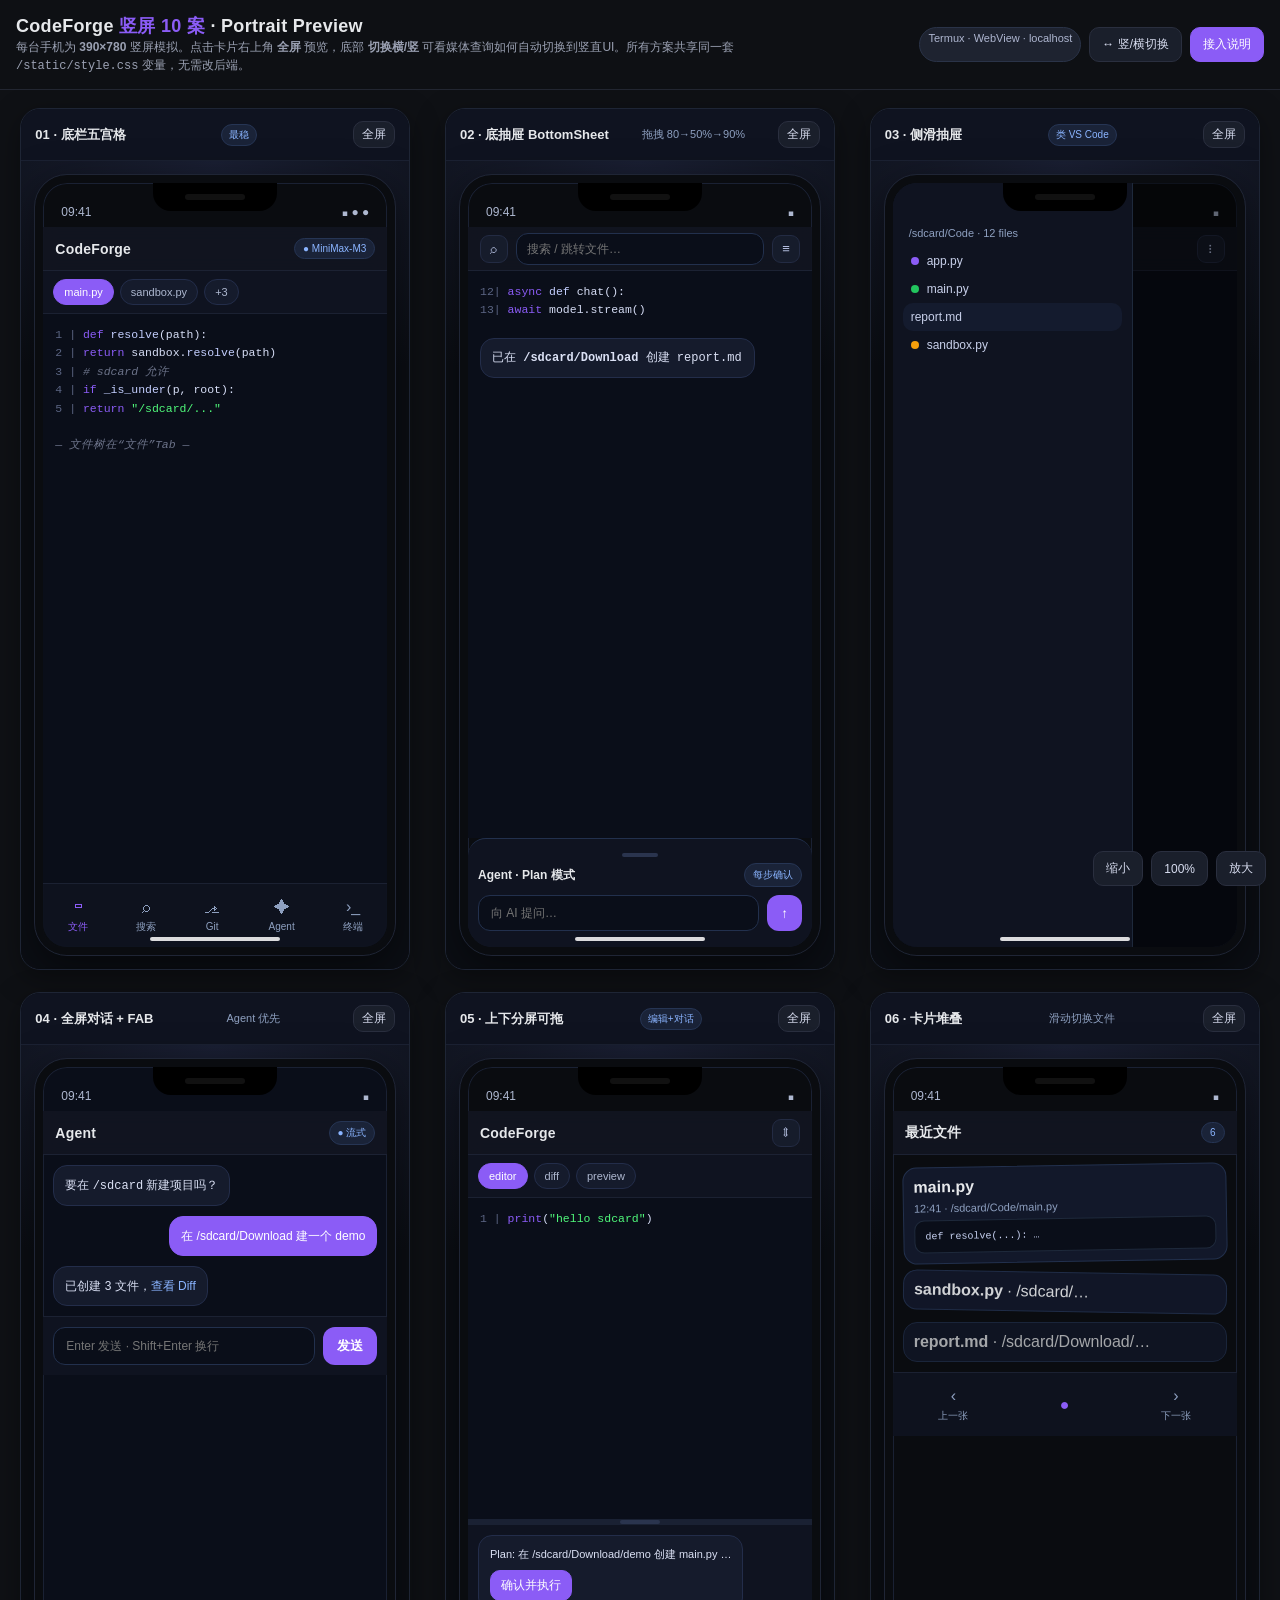
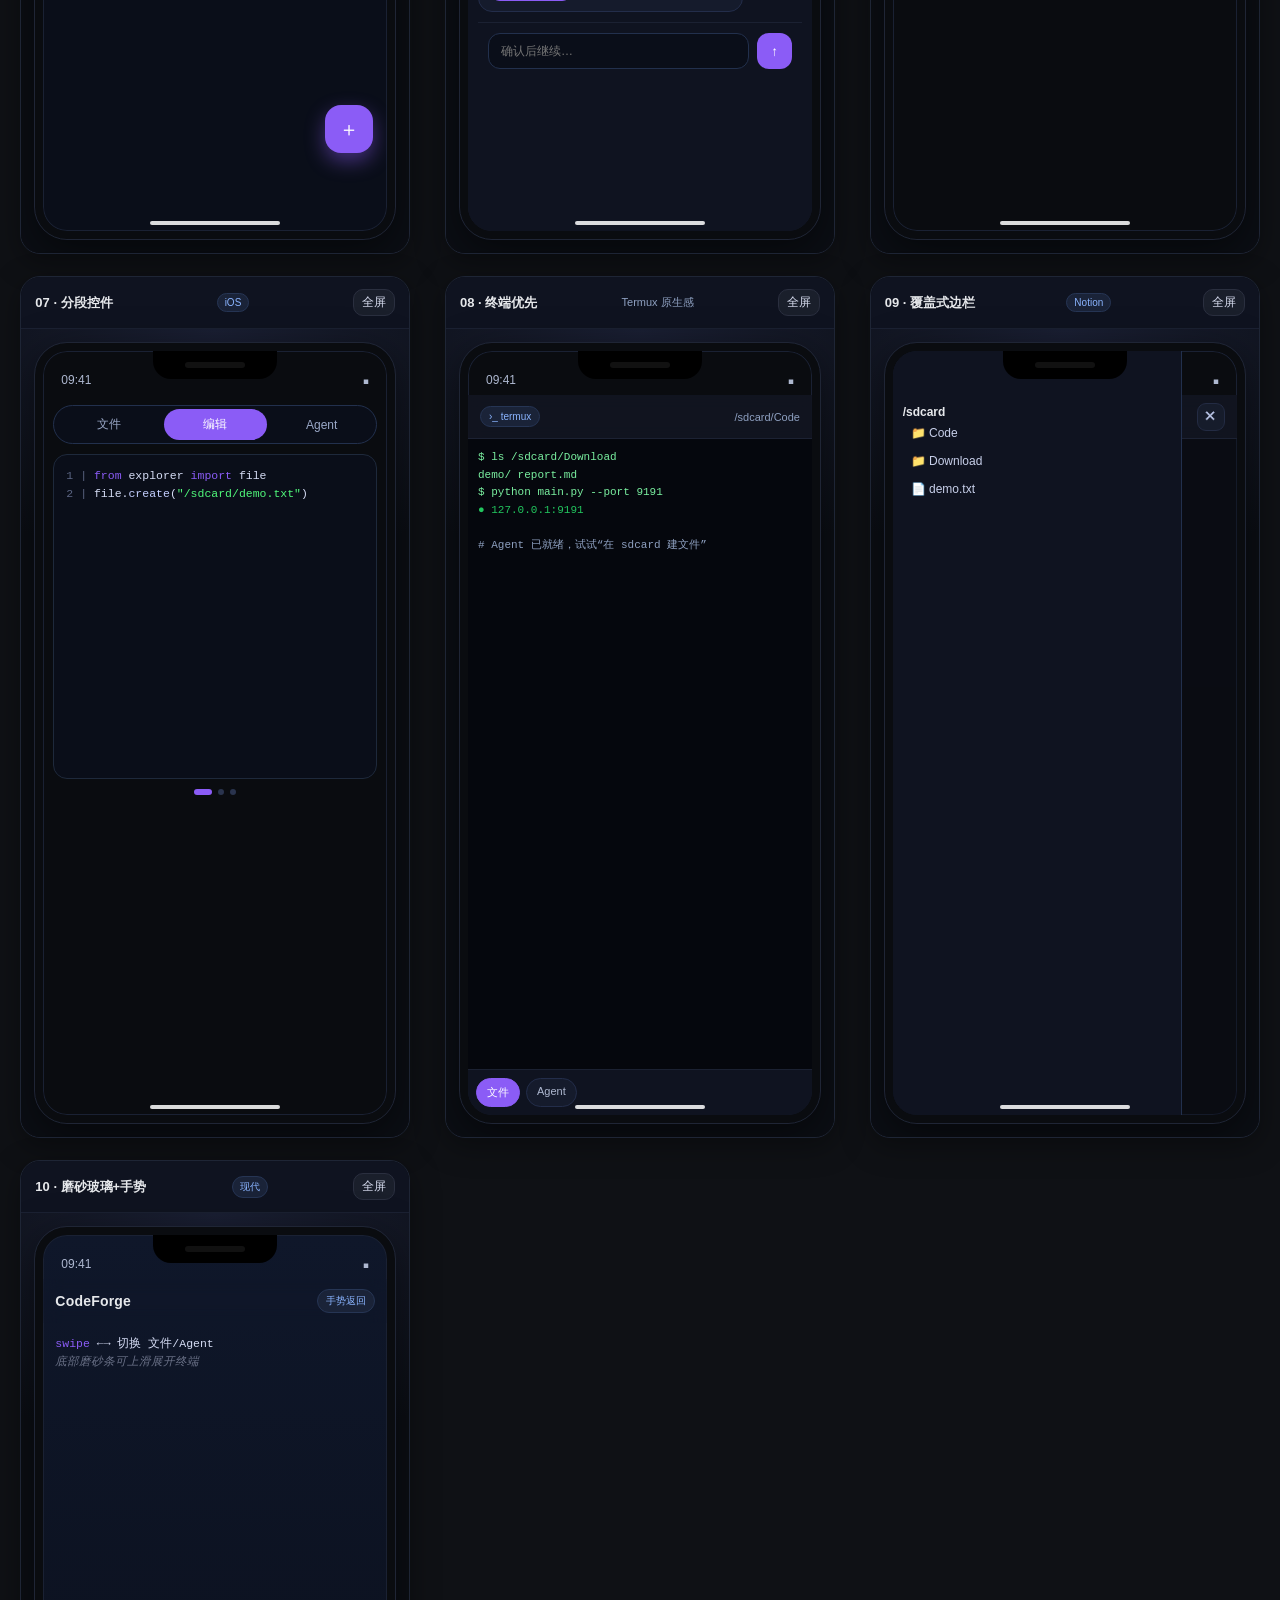
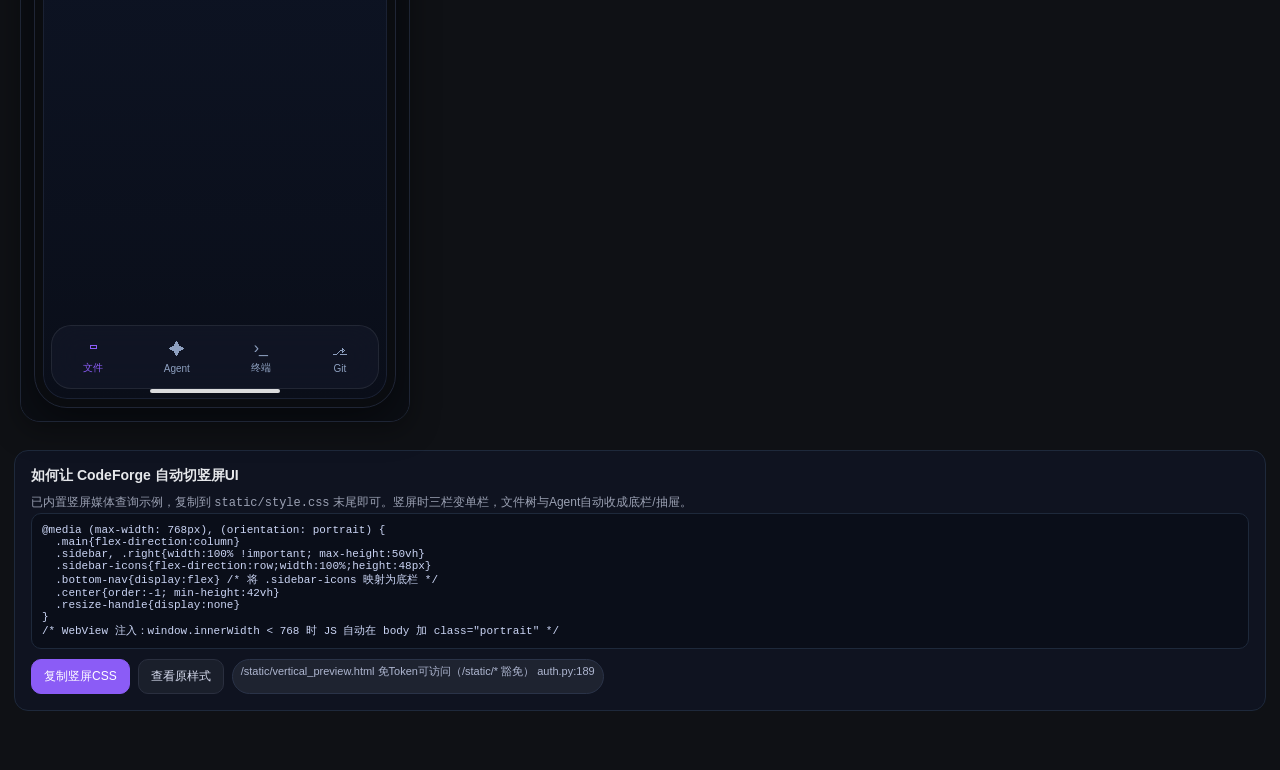
<file: static/vertical_preview.html>
<!DOCTYPE html>
<html lang="zh-CN">
<head>
<meta charset="UTF-8">
<meta name="viewport" content="width=device-width, initial-scale=1, maximum-scale=1">
<title>CodeForge · 竖屏10案预览</title>
<style>
*{box-sizing:border-box;margin:0;padding:0}
:root{--phone-w:390px;--phone-h:780px;--radius:32px}
body{font-family:-apple-system,BlinkMacSystemFont,"PingFang SC","Microsoft YaHei",sans-serif;background:#0f1115;color:#e6e8eb;min-height:100vh}
a{color:inherit}
/* header */
.hdr{position:sticky;top:0;z-index:50;background:rgba(15,17,21,.85);backdrop-filter:blur(12px);border-bottom:1px solid #222631;padding:14px 16px;display:flex;flex-wrap:wrap;gap:12px;align-items:center;justify-content:space-between}
.hdr h1{font-size:18px;letter-spacing:.3px}
.hdr h1 span{color:#8b5cf6}
.hdr p{color:#9aa0b2;font-size:12px;line-height:1.5;max-width:720px}
.hdr-actions{display:flex;gap:8px;flex-wrap:wrap}
.btn{padding:8px 12px;border-radius:10px;border:1px solid #2a2f3f;background:#1a1f2b;color:#d8ddf0;font-size:12px;cursor:pointer}
.btn.primary{background:#8b5cf6;border-color:#8b5cf6;color:#fff}
.badge{font-size:11px;padding:4px 8px;border-radius:999px;background:#1e2330;color:#aeb6d0;border:1px solid #2a3348}
/* layout */
.wrap{max-width:1320px;margin:0 auto;padding:18px 14px 40px}
.grid{display:grid;grid-template-columns:repeat(auto-fill,minmax(390px,1fr));gap:22px;justify-items:center}
.card{width:390px;background:#0b0e14;border:1px solid #1e2535;border-radius:20px;overflow:hidden;box-shadow:0 8px 30px rgba(0,0,0,.35)}
.card-head{padding:12px 14px;display:flex;align-items:center;justify-content:space-between;border-bottom:1px solid #1b2132;background:#0f1320}
.card-head h3{font-size:13px}
.card-head small{color:#8ea0c0;font-size:11px}
.card-head .tag{font-size:10px;padding:3px 7px;border-radius:999px;background:#1a2338;color:#8ab4ff;border:1px solid #263554}
.preview{display:flex;justify-content:center;padding:14px;background:radial-gradient(600px 400px at 50% 0%,#1a1f33 0%,#0b0e14 60%)}
/* phone frame */
.phone{width:var(--phone-w);height:var(--phone-h);background:#0a0c10;border-radius:var(--radius);border:8px solid #0a0c10;outline:1px solid #1f2535;overflow:hidden;position:relative;display:flex;flex-direction:column;box-shadow:inset 0 0 0 1px #1a2133, 0 12px 40px rgba(0,0,0,.5)}
.notch{position:absolute;top:0;left:50%;transform:translateX(-50%);width:124px;height:28px;background:#000;border-radius:0 0 18px 18px;z-index:5;display:flex;align-items:center;justify-content:center;gap:6px}
.notch::before{content:"";width:60px;height:6px;background:#111;border-radius:999px}
.home-ind{position:absolute;bottom:6px;left:50%;transform:translateX(-50%);width:130px;height:4px;background:rgba(255,255,255,.85);border-radius:999px;z-index:5}
.status{height:44px;display:flex;align-items:center;justify-content:space-between;padding:14px 18px 0;font-size:12px;color:#aeb8d0}
/* common parts */
.topbar{height:44px;display:flex;align-items:center;justify-content:space-between;padding:0 12px;border-bottom:1px solid #1c2233;background:rgba(18,22,34,.9);backdrop-filter:blur(8px);gap:8px}
.topbar .title{font-weight:700;font-size:14px;letter-spacing:.2px}
.icon{width:28px;height:28px;border-radius:9px;display:grid;place-items:center;background:#161c2b;border:1px solid #232b43;color:#b9c4e6;font-size:13px}
.chip{font-size:10px;padding:4px 8px;border-radius:999px;background:#1a2338;border:1px solid #263554;color:#8ab4ff}
.tabrow{display:flex;gap:6px;overflow:auto;padding:8px 10px;border-bottom:1px solid #1b2132;background:#0f1320}
.tab{font-size:11px;padding:6px 10px;border-radius:999px;background:#151b2c;border:1px solid #232d4a;color:#aeb8d0;white-space:nowrap}
.tab.active{background:#8b5cf6;color:#fff;border-color:#8b5cf6}
.editor{flex:1;padding:12px 12px 0;font-family:"SF Mono",Consolas,monospace;font-size:11.5px;line-height:1.6;color:#d6ddf5;overflow:auto;background:#0a0e19}
.editor .ln{color:#5b6583}
.code{color:#c4cfff}
.kw{color:#8b5cf6}.str{color:#50fa7b}.cmt{color:#6b7288;font-style:italic}
.filelist{padding:8px}
.file{padding:7px 8px;border-radius:10px;display:flex;align-items:center;gap:8px;font-size:12px;color:#c8d0ea}
.file:hover{background:#141b2e}
.file .dot{width:8px;height:8px;border-radius:50%}
.chat{padding:10px;display:flex;flex-direction:column;gap:10px;overflow:auto}
.bubble{background:#151b2c;border:1px solid #232d4a;border-radius:14px;padding:10px 11px;font-size:12px;line-height:1.5;color:#dbe1f5}
.bubble.me{background:#8b5cf6;border-color:#8b5cf6;color:#fff;align-self:flex-end;max-width:82%}
.bubble.ai{align-self:flex-start;max-width:86%}
.toolbar{display:flex;gap:8px;padding:10px;border-top:1px solid #1b2132;background:#0f1320}
.input{flex:1;background:#0a0e19;border:1px solid #22304d;border-radius:12px;padding:10px 12px;color:#dbe1f5;font-size:12px}
.send{padding:10px 14px;border-radius:12px;background:#8b5cf6;color:#fff;border:none;font-weight:600}
.bottom-nav{height:64px;display:flex;align-items:center;justify-content:space-around;border-top:1px solid #1b2132;background:rgba(15,19,32,.95);backdrop-filter:blur(10px)}
.bnav{font-size:10px;color:#8ea0c0;display:flex;flex-direction:column;align-items:center;gap:4px}
.bnav.active{color:#8b5cf6}
.bnav i{font-size:16px;font-style:normal}
.fab{position:absolute;right:14px;bottom:78px;width:48px;height:48px;border-radius:16px;background:#8b5cf6;color:#fff;display:grid;place-items:center;box-shadow:0 8px 20px rgba(139,92,246,.45);border:none;font-size:20px}
.sheet{border-top:1px solid #22304d;background:#0f1320;border-radius:18px 18px 0 0;padding:8px 10px}
.handle{width:36px;height:4px;background:#2a344e;border-radius:999px;margin:6px auto}
.badge-dot{width:7px;height:7px;background:#22c55e;border-radius:50%;box-shadow:0 0 6px #22c55e}
.divider{height:6px;background:#1a2133;display:flex;align-items:center;justify-content:center}
.divider span{width:40px;height:4px;background:#2a344e;border-radius:999px}
/* viewer */
.modal{position:fixed;inset:0;background:rgba(3,6,12,.72);backdrop-filter:blur(8px);display:none;align-items:center;justify-content:center;padding:14px;z-index:99}
.modal.open{display:flex}
.modal-box{width:min(420px,95vw);max-height:92vh;background:#0f1320;border:1px solid #22304d;border-radius:20px;overflow:hidden;display:flex;flex-direction:column}
.modal-head{padding:12px 14px;display:flex;align-items:center;justify-content:space-between;border-bottom:1px solid #1b2132}
.modal-body{padding:12px;overflow:auto}
.codeblock{font-family:Consolas,monospace;font-size:11px;background:#0a0e19;border:1px solid #1e293b;border-radius:10px;padding:10px;white-space:pre-wrap;color:#cbd5f5}
/* responsive switch demo */
.switch{position:fixed;right:14px;bottom:14px;z-index:60;display:flex;gap:8px}
@media (max-width:780px){.grid{grid-template-columns:1fr} .card{width:100%;max-width:390px}}
/* ---- 10 designs specifics ---- */
/* V2 bottom sheet heights */
.v2 .sheet-peek{height:86px}.v2 .editor{height:60%}
.v3 .drawer{position:absolute;inset:0 30% 0 0;background:#0f1320;border-right:1px solid #1e293b;transform:translateX(0);transition:.25s;z-index:4;padding:44px 10px 10px}
.v3 .backdrop{position:absolute;inset:0;background:rgba(0,0,0,.45);z-index:3}
.v6 .stack{padding:10px;display:flex;flex-direction:column;gap:10px}
.v6 .card-file{background:#12182a;border:1px solid #22304d;border-radius:14px;padding:10px}
.v7 .seg{display:flex;background:#0a0e19;border:1px solid #22304d;border-radius:999px;padding:3px;gap:3px}
.v7 .seg button{flex:1;padding:7px;border-radius:999px;border:none;background:transparent;color:#9aa8c7;font-size:12px}
.v7 .seg button.active{background:#8b5cf6;color:#fff}
.v8 .term{background:#05070d;color:#7af0a0;font-family:Consolas,monospace;font-size:11px;padding:10px;line-height:1.6}
.v9 .overlay{position:absolute;left:0;top:0;bottom:0;width:84%;background:#0f1320;border-right:1px solid #22304d;z-index:4;padding-top:44px}
.v10 .glass{position:absolute;left:8px;right:8px;bottom:10px;height:64px;background:rgba(20,26,42,.6);backdrop-filter:blur(16px);border:1px solid rgba(255,255,255,.08);border-radius:20px;display:flex;align-items:center;justify-content:space-around}
</style>
</head>
<body>
<div class="hdr">
  <div>
    <h1>CodeForge <span>竖屏 10 案</span> · Portrait Preview</h1>
    <p>每台手机为 <b>390×780</b> 竖屏模拟。点击卡片右上角 <b>全屏</b> 预览，底部 <b>切换横/竖</b> 可看媒体查询如何自动切换到竖直UI。所有方案共享同一套 <code>/static/style.css</code> 变量，无需改后端。</p>
  </div>
  <div class="hdr-actions">
    <span class="badge">Termux · WebView · localhost</span>
    <button class="btn" onclick="toggleOrientation()">↔ 竖/横切换</button>
    <button class="btn primary" onclick="document.getElementById('how').scrollIntoView({behavior:'smooth'})">接入说明</button>
  </div>
</div>

<div class="wrap">
  <div class="grid" id="grid">
    <!-- V1 -->
    <div class="card">
      <div class="card-head"><h3>01 · 底栏五宫格</h3><span class="tag">最稳</span><button class="btn" style="padding:4px 8px" onclick="openModal(1)">全屏</button></div>
      <div class="preview"><div class="phone v1">
        <div class="notch"></div><div class="status"><span>09:41</span><span>◼︎ ● ●</span></div>
        <div class="topbar"><div class="title">CodeForge</div><span class="chip">● MiniMax-M3</span></div>
        <div class="tabrow"><span class="tab active">main.py</span><span class="tab">sandbox.py</span><span class="tab">+3</span></div>
        <div class="editor"><span class="ln"> 1 | </span><span class="kw">def</span> <span class="code">resolve</span>(path):<br><span class="ln"> 2 | </span>  <span class="kw">return</span> sandbox.<span class="code">resolve</span>(path)<br><span class="ln"> 3 | </span>  <span class="cmt"># sdcard 允许</span><br><span class="ln"> 4 | </span>  <span class="kw">if</span> <span class="code">_is_under</span>(p, root):<br><span class="ln"> 5 | </span>    <span class="kw">return</span> <span class="str">"/sdcard/..."</span><br><br><span class="cmt">— 文件树在“文件”Tab —</span></div>
        <div class="bottom-nav"><div class="bnav active"><i>▭</i>文件</div><div class="bnav"><i>⌕</i>搜索</div><div class="bnav"><i>⎇</i>Git</div><div class="bnav"><i>✦</i>Agent</div><div class="bnav"><i>›_</i>终端</div></div><div class="home-ind"></div>
      </div></div>
    </div>
    <!-- V2 -->
    <div class="card">
      <div class="card-head"><h3>02 · 底抽屉 BottomSheet</h3><small>拖拽 80→50%→90%</small><button class="btn" style="padding:4px 8px" onclick="openModal(2)">全屏</button></div>
      <div class="preview"><div class="phone v2">
        <div class="notch"></div><div class="status"><span>09:41</span><span>◼︎</span></div>
        <div class="topbar"><span class="icon">⌕</span><input class="input" placeholder="搜索 / 跳转文件…" style="height:32px;padding:6px 10px"><span class="icon">≡</span></div>
        <div class="editor" style="flex:1"><span class="ln"> 12|</span> <span class="kw">async</span> <span class="code">def</span> chat():<br><span class="ln"> 13|</span>  <span class="kw">await</span> model.stream()<br><br><div class="bubble ai">已在 <b>/sdcard/Download</b> 创建 report.md</div></div>
        <div class="sheet"><div class="handle"></div><div style="display:flex;justify-content:space-between;align-items:center"><b style="font-size:12px">Agent · Plan 模式</b><span class="chip">每步确认</span></div><div class="toolbar" style="border:none;padding:8px 0"><input class="input" placeholder="向 AI 提问…"><button class="send">↑</button></div></div><div class="home-ind"></div>
      </div></div>
    </div>
    <!-- V3 -->
    <div class="card">
      <div class="card-head"><h3>03 · 侧滑抽屉</h3><span class="tag">类 VS Code</span><button class="btn" style="padding:4px 8px" onclick="openModal(3)">全屏</button></div>
      <div class="preview"><div class="phone v3">
        <div class="notch"></div><div class="status"><span>09:41</span><span>◼︎</span></div>
        <div class="topbar"><span class="icon">☰</span><div class="title">explorer</div><span class="icon">⋮</span></div>
        <div class="backdrop"></div><div class="drawer"><div style="font-size:11px;color:#8ea0c0;padding:0 6px 8px">/sdcard/Code · 12 files</div><div class="file"><span class="dot" style="background:#8b5cf6"></span> app.py</div><div class="file"><span class="dot" style="background:#22c55e"></span> main.py</div><div class="file" style="background:#141b2e"> report.md</div><div class="file"><span class="dot" style="background:#f59e0b"></span> sandbox.py</div></div>
        <div class="editor"><span class="ln">1 |</span> <span class="cmt"># 编辑器在抽屉后，点遮罩收起</span><br><span class="ln">2 |</span> content …</div><div class="home-ind"></div>
      </div></div>
    </div>
    <!-- V4 -->
    <div class="card">
      <div class="card-head"><h3>04 · 全屏对话 + FAB</h3><small>Agent 优先</small><button class="btn" style="padding:4px 8px" onclick="openModal(4)">全屏</button></div>
      <div class="preview"><div class="phone" style="background:#0a0e19">
        <div class="notch"></div><div class="status"><span>09:41</span><span>◼︎</span></div>
        <div class="topbar"><div class="title">Agent</div><span class="chip">● 流式</span></div>
        <div class="chat"><div class="bubble ai">要在 <code>/sdcard</code> 新建项目吗？</div><div class="bubble me">在 /sdcard/Download 建一个 demo</div><div class="bubble ai">已创建 3 文件，<a style="color:#8ab4ff">查看 Diff</a></div></div>
        <div class="toolbar"><input class="input" placeholder="Enter 发送 · Shift+Enter 换行"><button class="send">发送</button></div>
        <button class="fab">＋</button><div class="home-ind"></div>
      </div></div>
    </div>
    <!-- V5 -->
    <div class="card">
      <div class="card-head"><h3>05 · 上下分屏可拖</h3><span class="tag">编辑+对话</span><button class="btn" style="padding:4px 8px" onclick="openModal(5)">全屏</button></div>
      <div class="preview"><div class="phone">
        <div class="notch"></div><div class="status"><span>09:41</span><span>◼︎</span></div>
        <div class="topbar"><div class="title">CodeForge</div><span class="icon">⇕</span></div>
        <div class="tabrow"><span class="tab active">editor</span><span class="tab">diff</span><span class="tab">preview</span></div>
        <div class="editor" style="flex:0 0 42%"> <span class="ln">1 |</span> <span class="kw">print</span>(<span class="str">"hello sdcard"</span>)</div>
        <div class="divider"><span></span></div>
        <div class="chat" style="flex:1;background:#0f1320"><div class="bubble ai" style="font-size:11px">Plan: 在 /sdcard/Download/demo 创建 main.py … <br><button class="btn primary" style="margin-top:8px;padding:6px 10px">确认并执行</button></div><div class="toolbar"><input class="input" placeholder="确认后继续…"><button class="send">↑</button></div></div><div class="home-ind"></div>
      </div></div>
    </div>
    <!-- V6 -->
    <div class="card">
      <div class="card-head"><h3>06 · 卡片堆叠</h3><small>滑动切换文件</small><button class="btn" style="padding:4px 8px" onclick="openModal(6)">全屏</button></div>
      <div class="preview"><div class="phone v6">
        <div class="notch"></div><div class="status"><span>09:41</span><span>◼︎</span></div>
        <div class="topbar"><div class="title">最近文件</div><span class="chip">6</span></div>
        <div class="stack"><div class="card-file" style="transform:rotate(-1deg)"><b>main.py</b><div style="color:#8ea0c0;font-size:11px;margin:6px 0">12:41 · /sdcard/Code/main.py</div><div class="codeblock" style="font-size:10px">def resolve(...): …</div></div><div class="card-file" style="opacity:.9;transform:rotate(1deg)"><b>sandbox.py</b> · /sdcard/… </div><div class="card-file" style="opacity:.7"><b>report.md</b> · /sdcard/Download/… </div></div>
        <div class="bottom-nav"><div class="bnav"><i>‹</i>上一张</div><div class="bnav active"><i>●</i></div><div class="bnav"><i>›</i>下一张</div></div><div class="home-ind"></div>
      </div></div>
    </div>
    <!-- V7 -->
    <div class="card">
      <div class="card-head"><h3>07 · 分段控件</h3><span class="tag">iOS</span><button class="btn" style="padding:4px 8px" onclick="openModal(7)">全屏</button></div>
      <div class="preview"><div class="phone v7">
        <div class="notch"></div><div class="status"><span>09:41</span><span>◼︎</span></div>
        <div style="padding:10px"><div class="seg"><button>文件</button><button class="active">编辑</button><button>Agent</button></div></div>
        <div class="editor" style="margin:0 10px;border-radius:14px;border:1px solid #1e293b"><span class="ln">1 |</span> <span class="kw">from</span> explorer <span class="kw">import</span> file<br><span class="ln">2 |</span> file.<span class="code">create</span>(<span class="str">"/sdcard/demo.txt"</span>)</div>
        <div style="display:flex;justify-content:center;gap:6px;padding:10px"><span style="width:18px;height:6px;background:#8b5cf6;border-radius:999px"></span><span style="width:6px;height:6px;background:#2a344e;border-radius:999px"></span><span style="width:6px;height:6px;background:#2a344e;border-radius:999px"></span></div>
        <div style="flex:1"></div><div class="home-ind"></div>
      </div></div>
    </div>
    <!-- V8 -->
    <div class="card">
      <div class="card-head"><h3>08 · 终端优先</h3><small>Termux 原生感</small><button class="btn" style="padding:4px 8px" onclick="openModal(8)">全屏</button></div>
      <div class="preview"><div class="phone v8">
        <div class="notch"></div><div class="status"><span>09:41</span><span>◼︎</span></div>
        <div class="topbar"><span class="chip">›_ termux</span><span style="font-size:11px;color:#8ea0c0">/sdcard/Code</span></div>
        <div class="term" style="flex:1">$ ls /sdcard/Download<br>demo/ report.md<br>$ python main.py --port 9191<br><span style="color:#22c55e">● 127.0.0.1:9191</span><br><br><span style="color:#8ea0c0"># Agent 已就绪，试试“在 sdcard 建文件”</span></div>
        <div style="padding:8px;background:#0f1320;border-top:1px solid #1b2132;display:flex;gap:6px"><span class="tab active">文件</span><span class="tab">Agent</span></div><div class="home-ind"></div>
      </div></div>
    </div>
    <!-- V9 -->
    <div class="card">
      <div class="card-head"><h3>09 · 覆盖式边栏</h3><span class="tag">Notion</span><button class="btn" style="padding:4px 8px" onclick="openModal(9)">全屏</button></div>
      <div class="preview"><div class="phone v9">
        <div class="notch"></div><div class="status"><span>09:41</span><span>◼︎</span></div>
        <div class="topbar"><span class="icon">☰</span><div class="title">CodeForge</div><span class="icon">✕</span></div>
        <div class="overlay"><div style="padding:10px"><div style="font-size:12px;font-weight:700">/sdcard</div><div class="file">📁 Code</div><div class="file">📁 Download</div><div class="file">📄 demo.txt</div></div></div>
        <div class="editor" style="opacity:.35">编辑器在后层，边栏覆盖84%</div><div class="home-ind"></div>
      </div></div>
    </div>
    <!-- V10 -->
    <div class="card">
      <div class="card-head"><h3>10 · 磨砂玻璃+手势</h3><span class="tag">现代</span><button class="btn" style="padding:4px 8px" onclick="openModal(10)">全屏</button></div>
      <div class="preview"><div class="phone v10" style="background:linear-gradient(180deg,#0f172a,#0a0e19)">
        <div class="notch"></div><div class="status"><span>09:41</span><span>◼︎</span></div>
        <div class="topbar" style="background:transparent;border:none"><div class="title">CodeForge</div><span class="chip">手势返回</span></div>
        <div class="editor" style="background:transparent"> <span class="kw">swipe</span> ←→ 切换 文件/Agent<br><span class="cmt">底部磨砂条可上滑展开终端</span></div>
        <div class="glass"><div class="bnav active"><i>▭</i>文件</div><div class="bnav"><i>✦</i>Agent</div><div class="bnav"><i>›_</i>终端</div><div class="bnav"><i>⎇</i>Git</div></div><div class="home-ind"></div>
      </div></div>
    </div>
  </div>

  <div id="how" style="margin:28px 0 14px;padding:16px;background:#0f1320;border:1px solid #1e293b;border-radius:14px">
    <h2 style="font-size:14px;margin-bottom:8px">如何让 CodeForge 自动切竖屏UI</h2>
    <p style="color:#9aa0b2;font-size:12px;line-height:1.6">已内置竖屏媒体查询示例，复制到 <code>static/style.css</code> 末尾即可。竖屏时三栏变单栏，文件树与Agent自动收成底栏/抽屉。</p>
    <div class="codeblock">@media (max-width: 768px), (orientation: portrait) {
  .main{flex-direction:column}
  .sidebar, .right{width:100% !important; max-height:50vh}
  .sidebar-icons{flex-direction:row;width:100%;height:48px}
  .bottom-nav{display:flex} /* 将 .sidebar-icons 映射为底栏 */
  .center{order:-1; min-height:42vh}
  .resize-handle{display:none}
}
/* WebView 注入：window.innerWidth &lt; 768 时 JS 自动在 body 加 class="portrait" */</div>
    <div style="display:flex;gap:8px;margin-top:10px;flex-wrap:wrap">
      <button class="btn primary" onclick="copyCSS()">复制竖屏CSS</button>
      <button class="btn" onclick="location.href='/static/style.css'">查看原样式</button>
      <span class="badge">/static/vertical_preview.html 免Token可访问（/static/* 豁免） auth.py:189</span>
    </div>
  </div>
</div>

<div class="switch">
  <button class="btn" onclick="setScale(0.85)">缩小</button>
  <button class="btn" onclick="setScale(1)">100%</button>
  <button class="btn" onclick="setScale(1.08)">放大</button>
</div>

<div class="modal" id="modal" onclick="if(event.target===this)closeModal()">
  <div class="modal-box"><div class="modal-head"><b id="mTitle">预览</b><button class="btn" onclick="closeModal()">✕</button></div><div class="modal-body" id="mBody"></div></div>
</div>

<script>
let isPortrait=true;
function toggleOrientation(){
  isPortrait=!isPortrait;
  document.querySelectorAll('.phone').forEach(p=>{
    if(!isPortrait){p.style.width='780px';p.style.height='390px';p.style.flexDirection='row'}
    else {p.style.width='';p.style.height='';p.style.flexDirection=''}
  });
}
function setScale(s){document.getElementById('grid').style.transform=`scale(${s})`;document.getElementById('grid').style.transformOrigin='top center'}
const titles=["01 底栏五宫格","02 底抽屉","03 侧滑抽屉","04 全屏对话","05 上下分屏","06 卡片堆叠","07 分段控件","08 终端优先","09 覆盖边栏","10 磨砂手势"];
function openModal(n){
  const card=document.querySelectorAll('.card')[n-1];
  const phone=card.querySelector('.phone').cloneNode(true);
  phone.style.transform='scale(1)';phone.style.width='390px';phone.style.height='740px';
  const m=document.getElementById('modal');document.getElementById('mTitle').textContent=titles[n-1];
  const b=document.getElementById('mBody');b.innerHTML='';b.appendChild(phone);m.classList.add('open');
}
function closeModal(){document.getElementById('modal').classList.remove('open')}
function copyCSS(){
  const css=document.querySelector('.codeblock').innerText;
  navigator.clipboard.writeText(css).then(()=>alert('已复制竖屏CSS')).catch(()=>prompt('复制：',css));
}
// 支持 ?v=1..10 直达
const v=new URLSearchParams(location.search).get('v');if(v)setTimeout(()=>openModal(parseInt(v)),300)
</script>
</body>
</html>
</file>
